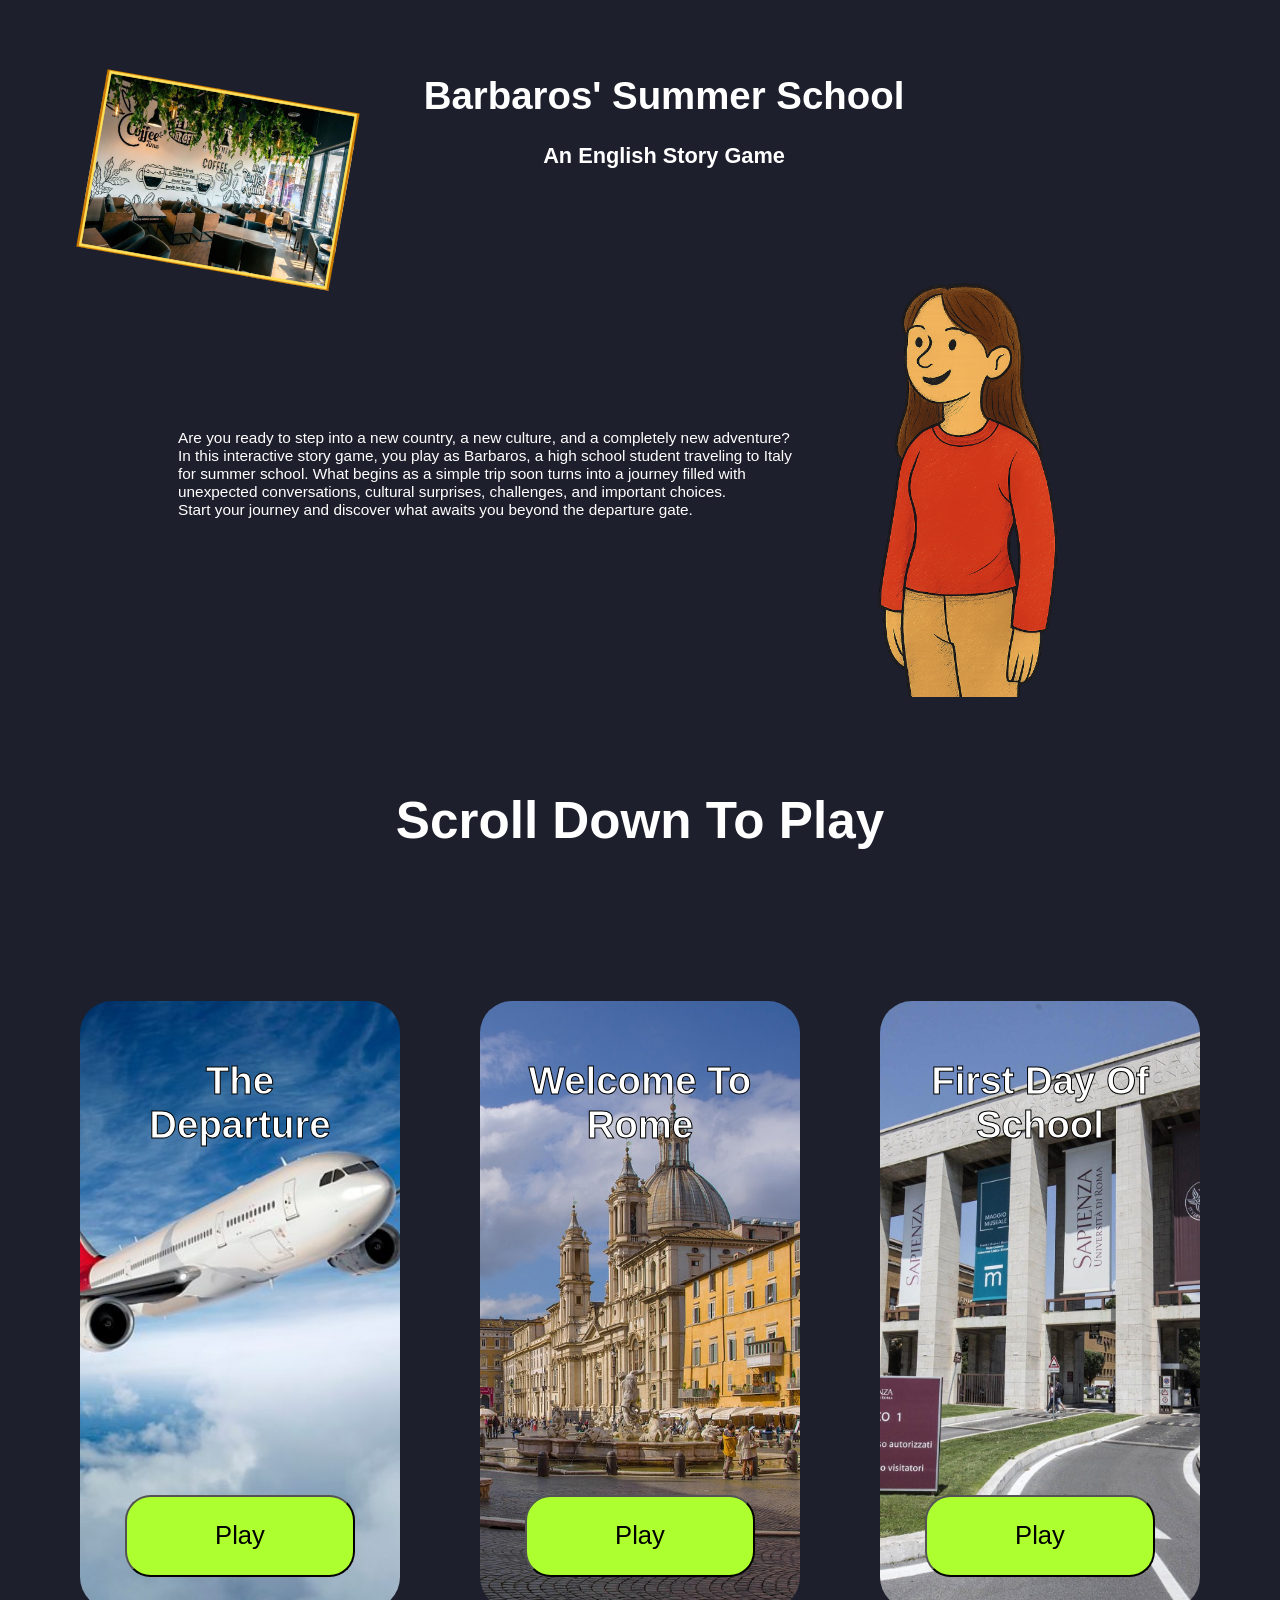
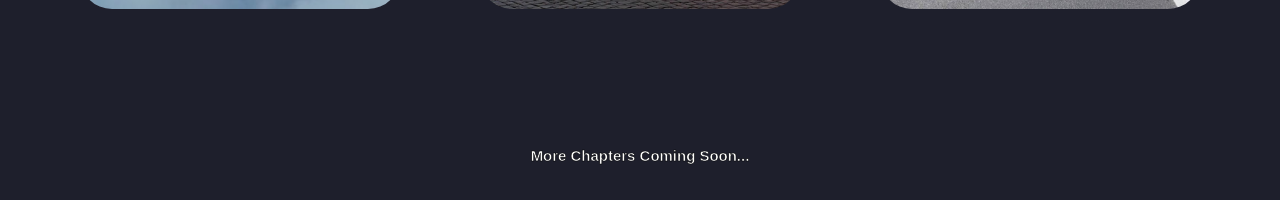
<file: index.html>
<!DOCTYPE html>
<html lang="en">
<head>
    <meta charset="UTF-8">
    <meta name="viewport" content="width=device-width, initial-scale=1.0">
    <link rel="icon" type="image/png" href="images/elements/icon.png">
    <title>Barbaros' Summer School</title>
    <link rel="stylesheet" href="style.css">
    <script src="script.js" defer></script>
</head>
<body>
    <div id="info">
        <img id="frame"" src="images/elements/frame.png" alt="frame">
        <img id="bgs" src="images/backgrounds/cafe.jpg" alt="Backgrounds">
        <div id="title">
            <h1>Barbaros' Summer School</h1>
            <h3>An English Story Game</h3>
        </div>
        <div id="desc">
            <p>
            Are you ready to step into a new country, a new culture, and a completely new adventure? <br>
            In this interactive story game, you play as Barbaros, a high school student traveling to Italy for summer school. What begins as a simple trip soon turns into a journey filled with unexpected conversations, cultural surprises, challenges, and important choices.<br>
            Start your journey and discover what awaits you beyond the departure gate.<br>
            </p>
            <div>
                <img id="char" src="images/characters/annem-doodle.png" alt="Character">
            </div>
        </div>
        <h1>Scroll Down To Play</h1>
    </div>
    <div id="chapters">
        <div class="chapter" id="ch1">
            <h1 class="ch-title">The Departure</h1>
            <button class="ch-btn available" id="btn1">Play</button>
        </div>
        <div class="chapter" id="ch2">
            <h1 class="ch-title">Welcome To Rome</h1>
            <button class="ch-btn" id="btn2">Play</button>
        </div>
        <div class="chapter" id="ch3">
            <h1 class="ch-title">First Day Of School</h1>
            <button class="ch-btn" id="btn3">Play</button>
        </div>
    </div>
    <div id="more-chapters">
        <h3>More Chapters Coming Soon...</h3>
    </div>
</body>
</html>
</file>
<file: style.css>
html{
    scroll-snap-type: y mandatory;
}

body{
    margin:0;
    font-family: "Comic Sans MS", "Comic Sans", Arial;
    overflow-y: auto;
    overflow-x: hidden;
    background:rgb(30, 31, 44);
    display:flex;
    flex-direction:column;
    justify-content: center;
    align-items: center;
}

button{
    font-family:inherit;
    cursor:pointer;
}

#frame {
    position:absolute;
    width:20vw;
    height:20vh;
    z-index:0;
    top: 10%;
    left:7%;
    transform:rotate(10deg);
    transition:all 1s ease;
}

#bgs {
    position:absolute;
    width:20vw;
    height:20vh;
    z-index:-1;
    top: 10%;
    left:7%;
    transform:rotate(10deg);
    transition:all 1s ease;
}

#info{
    scroll-snap-align: end;
    width:100vw;
    height:100vh;
    display:flex;
    justify-content: space-between;
    align-items: center;
    flex-direction:column;
    box-sizing: border-box;
    padding:1em
}

#info *{
    color:rgb(255, 255, 255);
    text-align:center;
}

#desc{
    display:flex;
    align-items: center;
    justify-content: center;
}

#desc p{
    margin:1em;
    font-size:1.2vw;
    text-align:left;
    width:50%
}

#char{
    height:50vh;
    transition: all 1s ease;
}

.fade-out{
    opacity:0;
    transform:scale(0.9);
}

.fade-in{
    opacity:1;
    transform:scale(1);
}

#info h1{
    font-size:4vw
}

#title{
    margin-left:3em;
    margin-top:2em;
    justify-content: flex-start;
    align-items: center;
    flex-direction:column;
}

#title h1{
    font-size:3vw
}

#title h3 {
    font-size:1.7vw
}

#chapters{
    scroll-snap-align: start;
    width:100vw;
    height:90vh;
    display:flex;
    align-items: center;
    justify-content: space-evenly;
}

.chapter{
    display:flex;
    flex-direction:column;
    background:rgb(144, 124, 124);
    height:75%;
    width:25%;
    align-items: center;
    justify-content: space-between;
    box-sizing: border-box;
    padding:2em;
    border-radius:2em;
    background-image: url("");
    background-size: cover;
    background-position: center;
    background-repeat: no-repeat;
    transition: all 0.3s ease
}

.chapter:hover{
    transform:translateY(-5%)
}

.ch-title{
    color:white;
    -webkit-text-stroke: black 1px;
    font-size:3vw;
    text-align:center;
}

.ch-btn{
    color:black;
    background:grey;
    font-size:2vw;
    border-radius:1em;
    width:90%;
    height:15%;
    transition:all 0.3s ease;
}
.ch-btn.available{
    background:greenyellow;
}
.ch-btn.available:hover{
    background:rgb(80, 131, 4);
}

#ch1{
    background-image: url("./images/backgrounds/chapter1Cover.jpg");
    background-position: 70%;
}

#ch2{
    background-image: url("./images/backgrounds/CityCentre.jpg");
    background-position: 70%;
}

#ch3{
    background-image: url("./images/backgrounds/SchoolEntrance.jpg");
}

#more-chapters{
    height:10vh;
    width:100vw;
    display:flex;
    align-items: center;
    justify-content: center;
    font-size:1vw
}

#more-chapters h3{
    color:white;
    -webkit-text-stroke:black 0.5px;
}
</file>
